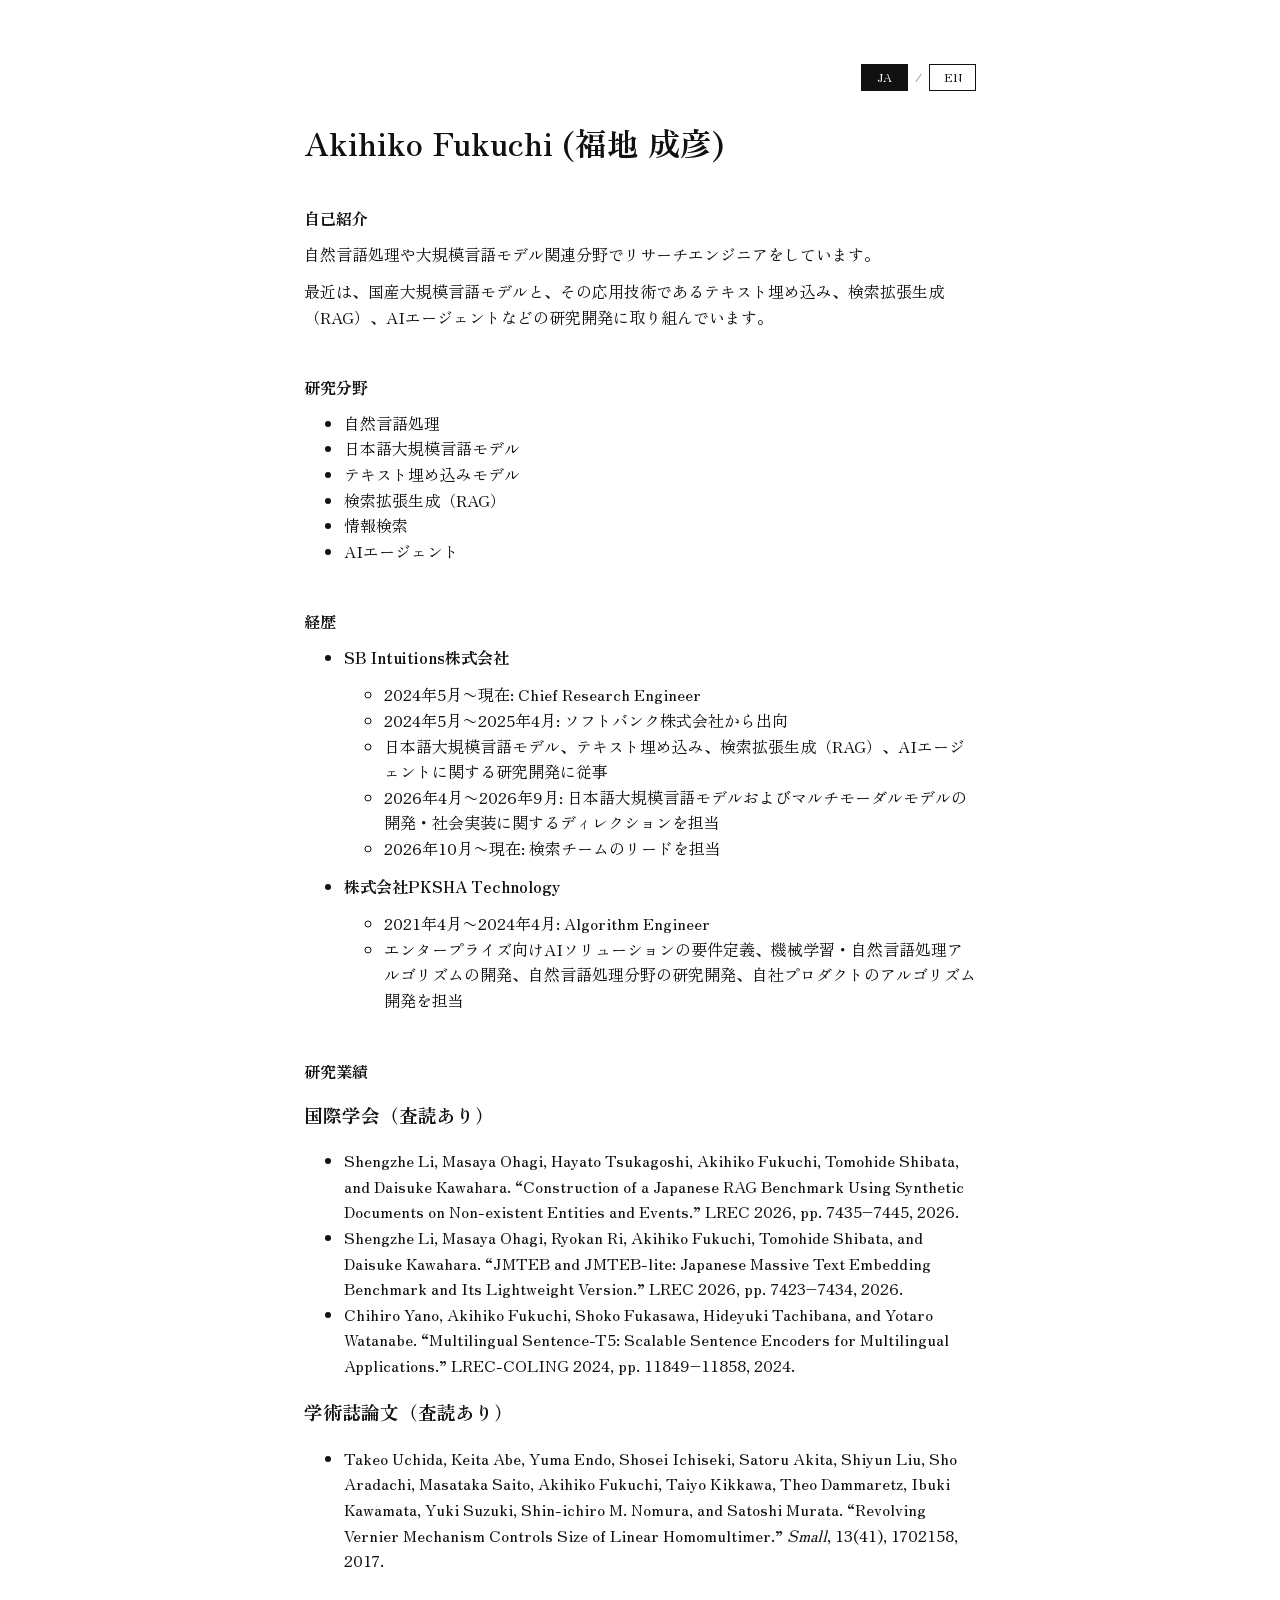
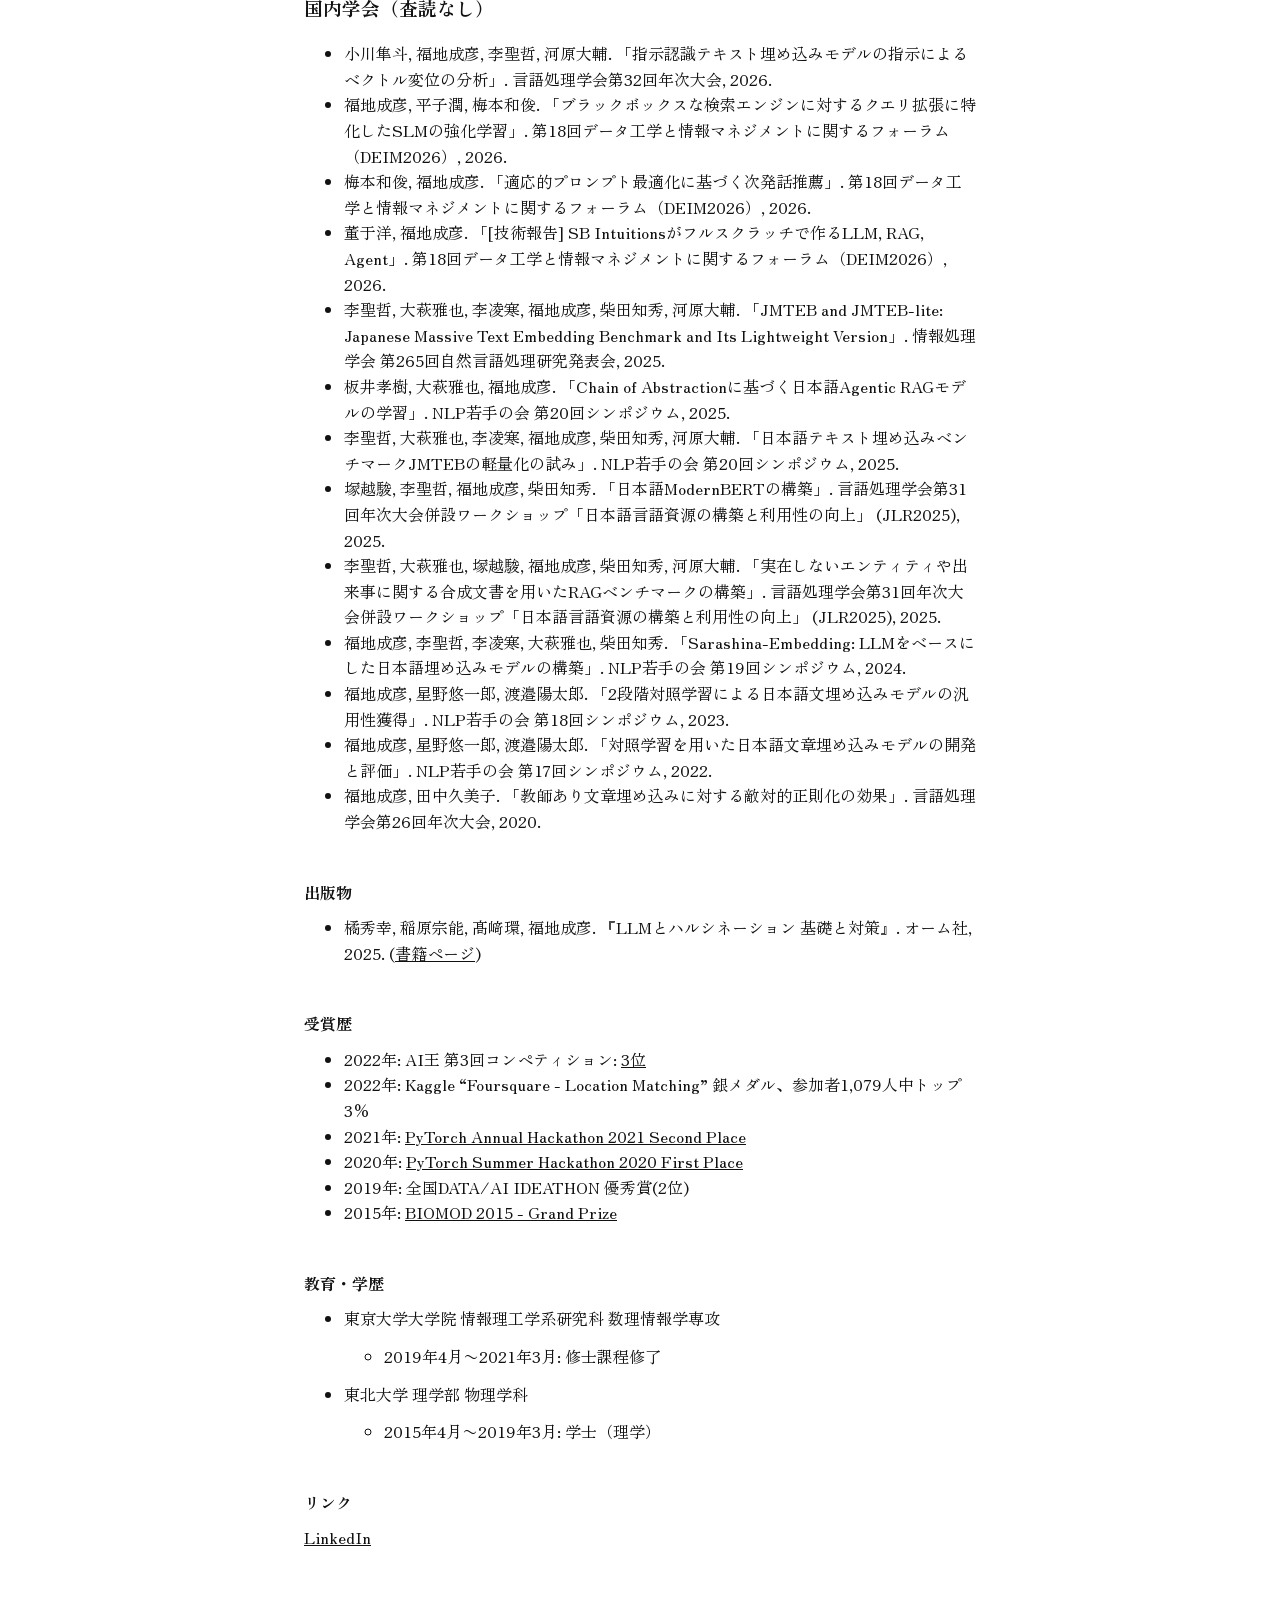
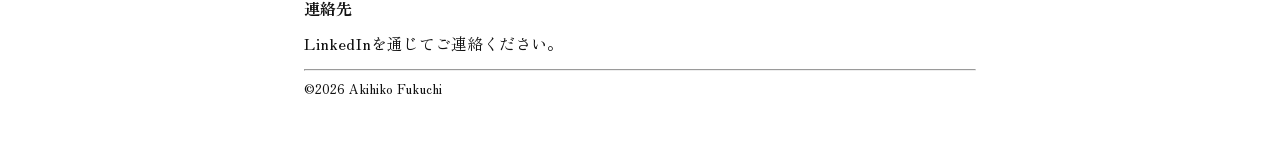
<file: index.html>
<!doctype html>
<html lang="ja">
  <head>
    <meta charset="utf-8">
    <meta name="viewport" content="width=device-width, initial-scale=1">
    <title>Akihiko Fukuchi</title>
    <link rel="canonical" href="https://akifqc.github.io/ja/">
    <meta http-equiv="refresh" content="0; url=/ja/">
    <script>window.location.replace("/ja/");</script>
  </head>
  <body>
    <p><a href="/ja/">日本語版へ移動</a></p>
  </body>
</html>
</file>
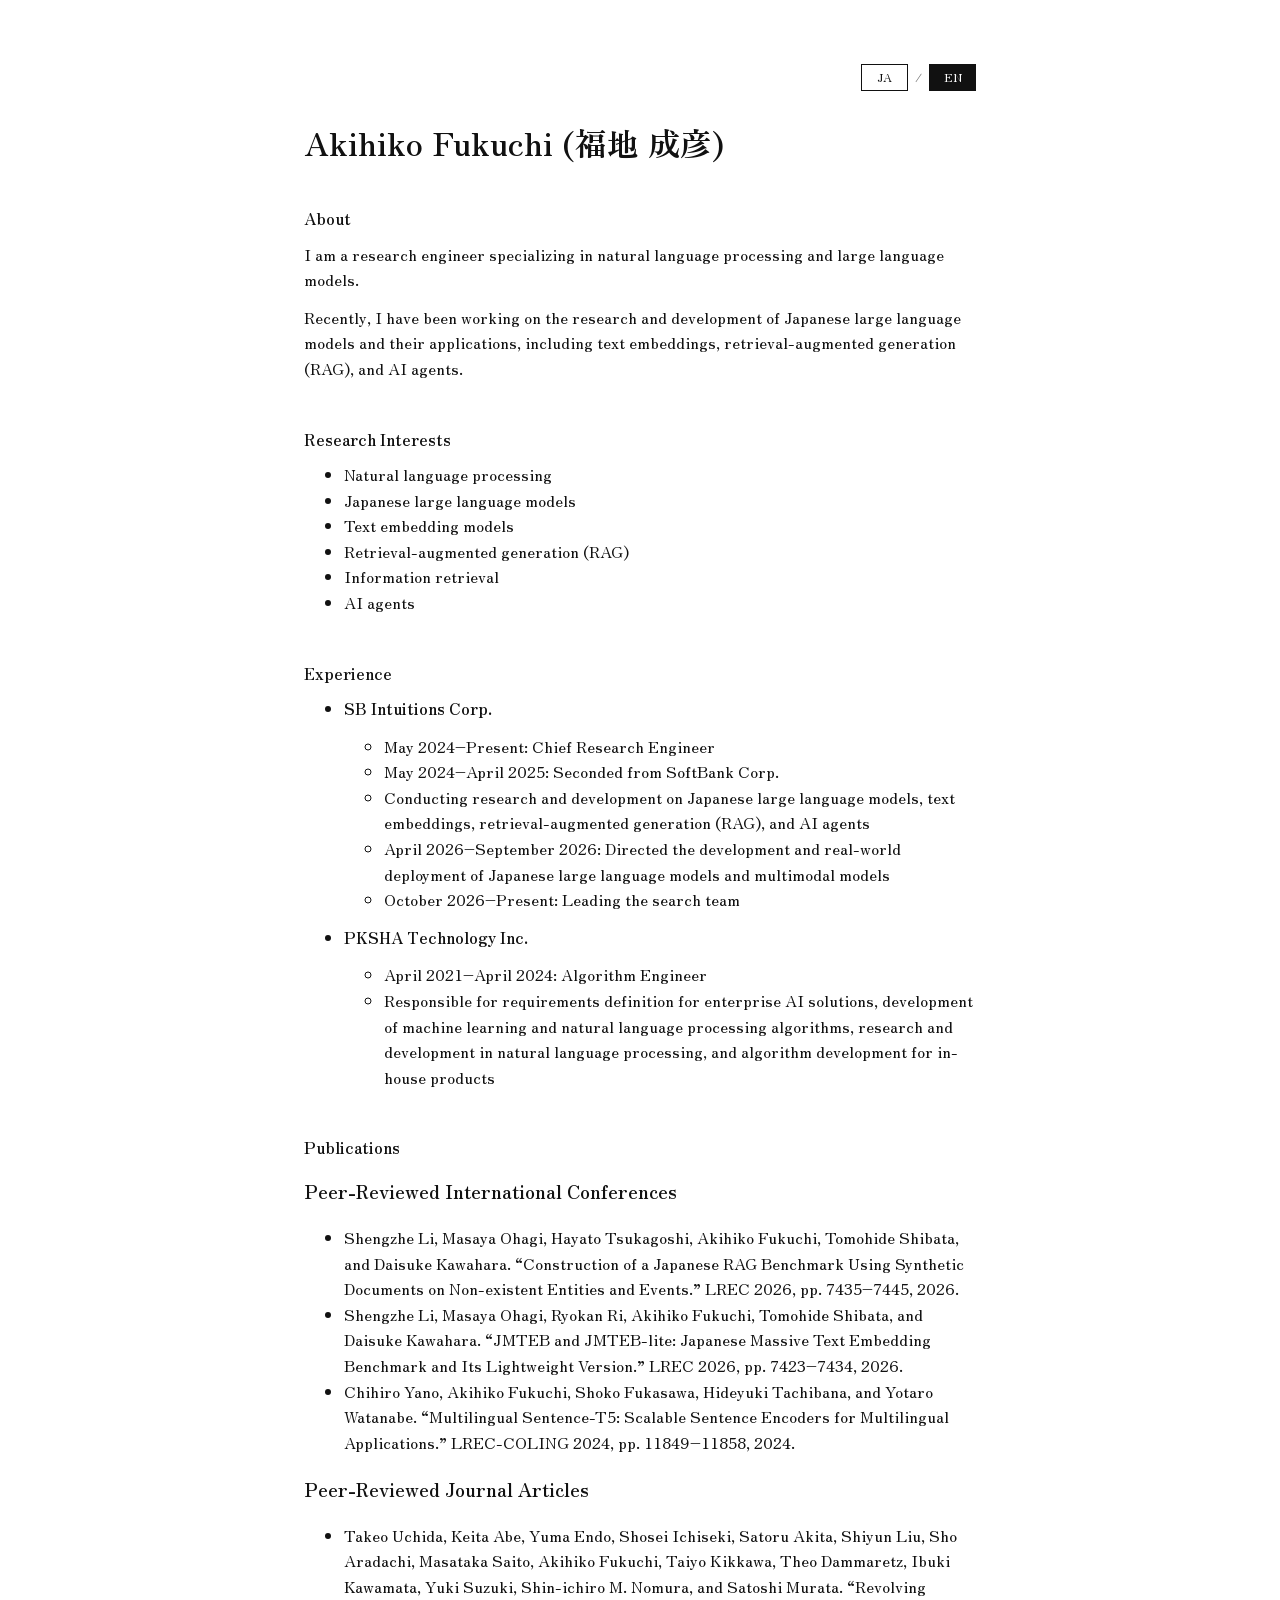
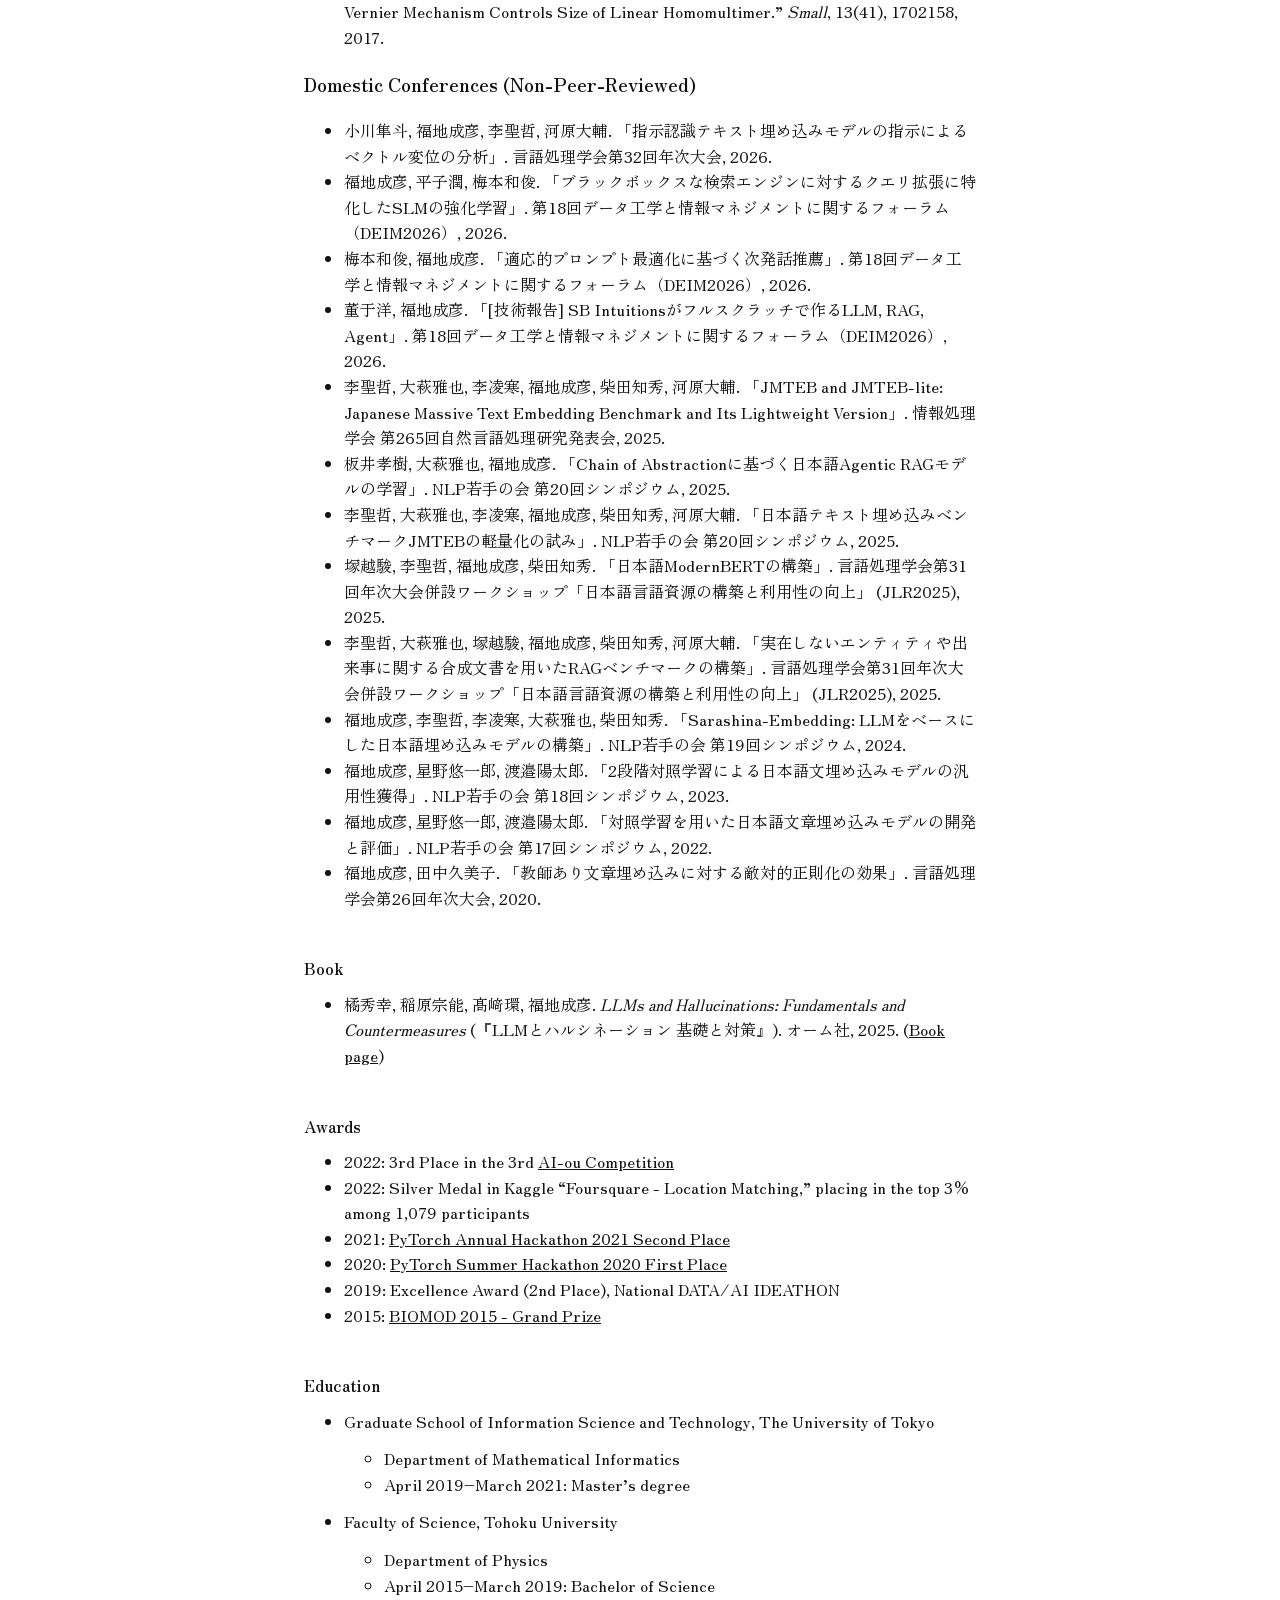
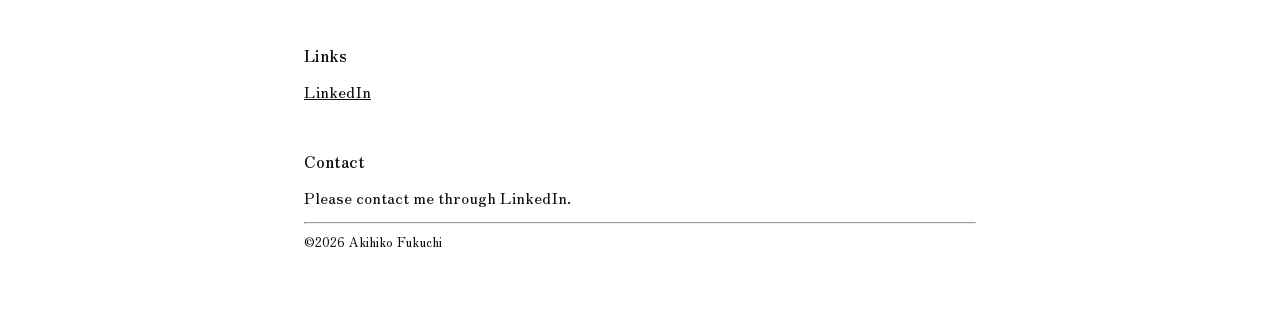
<file: en/index.html>
<!doctype html>
<html lang="en">
  <head>
    <meta charset="utf-8">
    <meta name="viewport" content="width=device-width, initial-scale=1">
    <title>Akihiko Fukuchi</title>
    <meta name="description" content="Profile of Akihiko Fukuchi, a research engineer.">
    
    <link rel="preconnect" href="https://fonts.googleapis.com">
    <link rel="preconnect" href="https://fonts.gstatic.com" crossorigin>
    <link href="https://fonts.googleapis.com/css2?family=Zen+Old+Mincho:wght@400;700&amp;display=swap" rel="stylesheet">
    <link rel="stylesheet" href="/assets/css/styles.css">
  </head>
  <body>
    <nav class="language-switch" aria-label="Language">
      
        <a class="language-switch-item" href="/ja/" lang="ja" hreflang="ja">JA</a>
      
      <span class="language-switch-separator" aria-hidden="true">/</span>
      
        <span class="language-switch-item language-switch-current" aria-current="page">EN</span>
      
    </nav>
    <h1 id="akihiko-fukuchi-福地-成彦">Akihiko Fukuchi (福地 成彦)</h1>

<h2 id="about">About</h2>

<p>I am a research engineer specializing in natural language processing and large language models.</p>

<p>Recently, I have been working on the research and development of Japanese large language models and their applications, including text embeddings, retrieval-augmented generation (RAG), and AI agents.</p>

<h2 id="research-interests">Research Interests</h2>

<ul>
  <li>Natural language processing</li>
  <li>Japanese large language models</li>
  <li>Text embedding models</li>
  <li>Retrieval-augmented generation (RAG)</li>
  <li>Information retrieval</li>
  <li>AI agents</li>
</ul>

<h2 id="experience">Experience</h2>

<ul>
  <li><strong>SB Intuitions Corp.</strong>
    <ul>
      <li>May 2024–Present: Chief Research Engineer</li>
      <li>May 2024–April 2025: Seconded from SoftBank Corp.</li>
      <li>Conducting research and development on Japanese large language models, text embeddings, retrieval-augmented generation (RAG), and AI agents</li>
      <li>April 2026–September 2026: Directed the development and real-world deployment of Japanese large language models and multimodal models</li>
      <li>October 2026–Present: Leading the search team</li>
    </ul>
  </li>
  <li><strong>PKSHA Technology Inc.</strong>
    <ul>
      <li>April 2021–April 2024: Algorithm Engineer</li>
      <li>Responsible for requirements definition for enterprise AI solutions, development of machine learning and natural language processing algorithms, research and development in natural language processing, and algorithm development for in-house products</li>
    </ul>
  </li>
</ul>

<h2 id="publications">Publications</h2>

<h3 id="peer-reviewed-international-conferences">Peer-Reviewed International Conferences</h3>

<ul>
  <li>Shengzhe Li, Masaya Ohagi, Hayato Tsukagoshi, Akihiko Fukuchi, Tomohide Shibata, and Daisuke Kawahara. “Construction of a Japanese RAG Benchmark Using Synthetic Documents on Non-existent Entities and Events.” LREC 2026, pp. 7435–7445, 2026.</li>
  <li>Shengzhe Li, Masaya Ohagi, Ryokan Ri, Akihiko Fukuchi, Tomohide Shibata, and Daisuke Kawahara. “JMTEB and JMTEB-lite: Japanese Massive Text Embedding Benchmark and Its Lightweight Version.” LREC 2026, pp. 7423–7434, 2026.</li>
  <li>Chihiro Yano, Akihiko Fukuchi, Shoko Fukasawa, Hideyuki Tachibana, and Yotaro Watanabe. “Multilingual Sentence-T5: Scalable Sentence Encoders for Multilingual Applications.” LREC-COLING 2024, pp. 11849–11858, 2024.</li>
</ul>

<h3 id="peer-reviewed-journal-articles">Peer-Reviewed Journal Articles</h3>

<ul>
  <li>Takeo Uchida, Keita Abe, Yuma Endo, Shosei Ichiseki, Satoru Akita, Shiyun Liu, Sho Aradachi, Masataka Saito, Akihiko Fukuchi, Taiyo Kikkawa, Theo Dammaretz, Ibuki Kawamata, Yuki Suzuki, Shin-ichiro M. Nomura, and Satoshi Murata. “Revolving Vernier Mechanism Controls Size of Linear Homomultimer.” <em>Small</em>, 13(41), 1702158, 2017.</li>
</ul>

<h3 id="domestic-conferences-non-peer-reviewed">Domestic Conferences (Non-Peer-Reviewed)</h3>

<ul>
  <li>小川隼斗, 福地成彦, 李聖哲, 河原大輔. 「指示認識テキスト埋め込みモデルの指示によるベクトル変位の分析」. 言語処理学会第32回年次大会, 2026.</li>
  <li>福地成彦, 平子潤, 梅本和俊. 「ブラックボックスな検索エンジンに対するクエリ拡張に特化したSLMの強化学習」. 第18回データ工学と情報マネジメントに関するフォーラム（DEIM2026）, 2026.</li>
  <li>梅本和俊, 福地成彦. 「適応的プロンプト最適化に基づく次発話推薦」. 第18回データ工学と情報マネジメントに関するフォーラム（DEIM2026）, 2026.</li>
  <li>董于洋, 福地成彦. 「[技術報告] SB Intuitionsがフルスクラッチで作るLLM, RAG, Agent」. 第18回データ工学と情報マネジメントに関するフォーラム（DEIM2026）, 2026.</li>
  <li>李聖哲, 大萩雅也, 李凌寒, 福地成彦, 柴田知秀, 河原大輔. 「JMTEB and JMTEB-lite: Japanese Massive Text Embedding Benchmark and Its Lightweight Version」. 情報処理学会 第265回自然言語処理研究発表会, 2025.</li>
  <li>板井孝樹, 大萩雅也, 福地成彦. 「Chain of Abstractionに基づく日本語Agentic RAGモデルの学習」. NLP若手の会 第20回シンポジウム, 2025.</li>
  <li>李聖哲, 大萩雅也, 李凌寒, 福地成彦, 柴田知秀, 河原大輔. 「日本語テキスト埋め込みベンチマークJMTEBの軽量化の試み」. NLP若手の会 第20回シンポジウム, 2025.</li>
  <li>塚越駿, 李聖哲, 福地成彦, 柴田知秀. 「日本語ModernBERTの構築」. 言語処理学会第31回年次大会併設ワークショップ「日本語言語資源の構築と利用性の向上」 (JLR2025), 2025.</li>
  <li>李聖哲, 大萩雅也, 塚越駿, 福地成彦, 柴田知秀, 河原大輔. 「実在しないエンティティや出来事に関する合成文書を用いたRAGベンチマークの構築」. 言語処理学会第31回年次大会併設ワークショップ「日本語言語資源の構築と利用性の向上」 (JLR2025), 2025.</li>
  <li>福地成彦, 李聖哲, 李凌寒, 大萩雅也, 柴田知秀. 「Sarashina-Embedding: LLMをベースにした日本語埋め込みモデルの構築」. NLP若手の会 第19回シンポジウム, 2024.</li>
  <li>福地成彦, 星野悠一郎, 渡邉陽太郎. 「2段階対照学習による日本語文埋め込みモデルの汎用性獲得」. NLP若手の会 第18回シンポジウム, 2023.</li>
  <li>福地成彦, 星野悠一郎, 渡邉陽太郎. 「対照学習を用いた日本語文章埋め込みモデルの開発と評価」. NLP若手の会 第17回シンポジウム, 2022.</li>
  <li>福地成彦, 田中久美子. 「教師あり文章埋め込みに対する敵対的正則化の効果」. 言語処理学会第26回年次大会, 2020.</li>
</ul>

<h2 id="book">Book</h2>

<ul>
  <li>橘秀幸, 稲原宗能, 髙﨑環, 福地成彦. <em>LLMs and Hallucinations: Fundamentals and Countermeasures</em> (『LLMとハルシネーション 基礎と対策』). オーム社, 2025. (<a href="https://www.ohmsha.co.jp/book/9784274233616.html">Book page</a>)</li>
</ul>

<h2 id="awards">Awards</h2>

<ul>
  <li>2022: 3rd Place in the 3rd <a href="https://sites.google.com/view/project-aio/competition3">AI-ou Competition</a></li>
  <li>2022: Silver Medal in Kaggle “Foursquare - Location Matching,” placing in the top 3% among 1,079 participants</li>
  <li>2021: <a href="https://devpost.com/software/promp2slip">PyTorch Annual Hackathon 2021 Second Place</a></li>
  <li>2020: <a href="https://devpost.com/software/a-qeysp1">PyTorch Summer Hackathon 2020 First Place</a></li>
  <li>2019: Excellence Award (2nd Place), National DATA/AI IDEATHON</li>
  <li>2015: <a href="https://biomod.net/winners/2015.html">BIOMOD 2015 - Grand Prize</a></li>
</ul>

<h2 id="education">Education</h2>

<ul>
  <li>Graduate School of Information Science and Technology, The University of Tokyo
    <ul>
      <li>Department of Mathematical Informatics</li>
      <li>April 2019–March 2021: Master’s degree</li>
    </ul>
  </li>
  <li>Faculty of Science, Tohoku University
    <ul>
      <li>Department of Physics</li>
      <li>April 2015–March 2019: Bachelor of Science</li>
    </ul>
  </li>
</ul>

<h2 id="links">Links</h2>

<p><a href="https://www.linkedin.com/in/akihiko-fukuchi">LinkedIn</a></p>

<h2 id="contact">Contact</h2>

<p>Please contact me through LinkedIn.</p>

<hr />

    <footer>©2026 Akihiko Fukuchi</footer>
  </body>
</html>
</file>
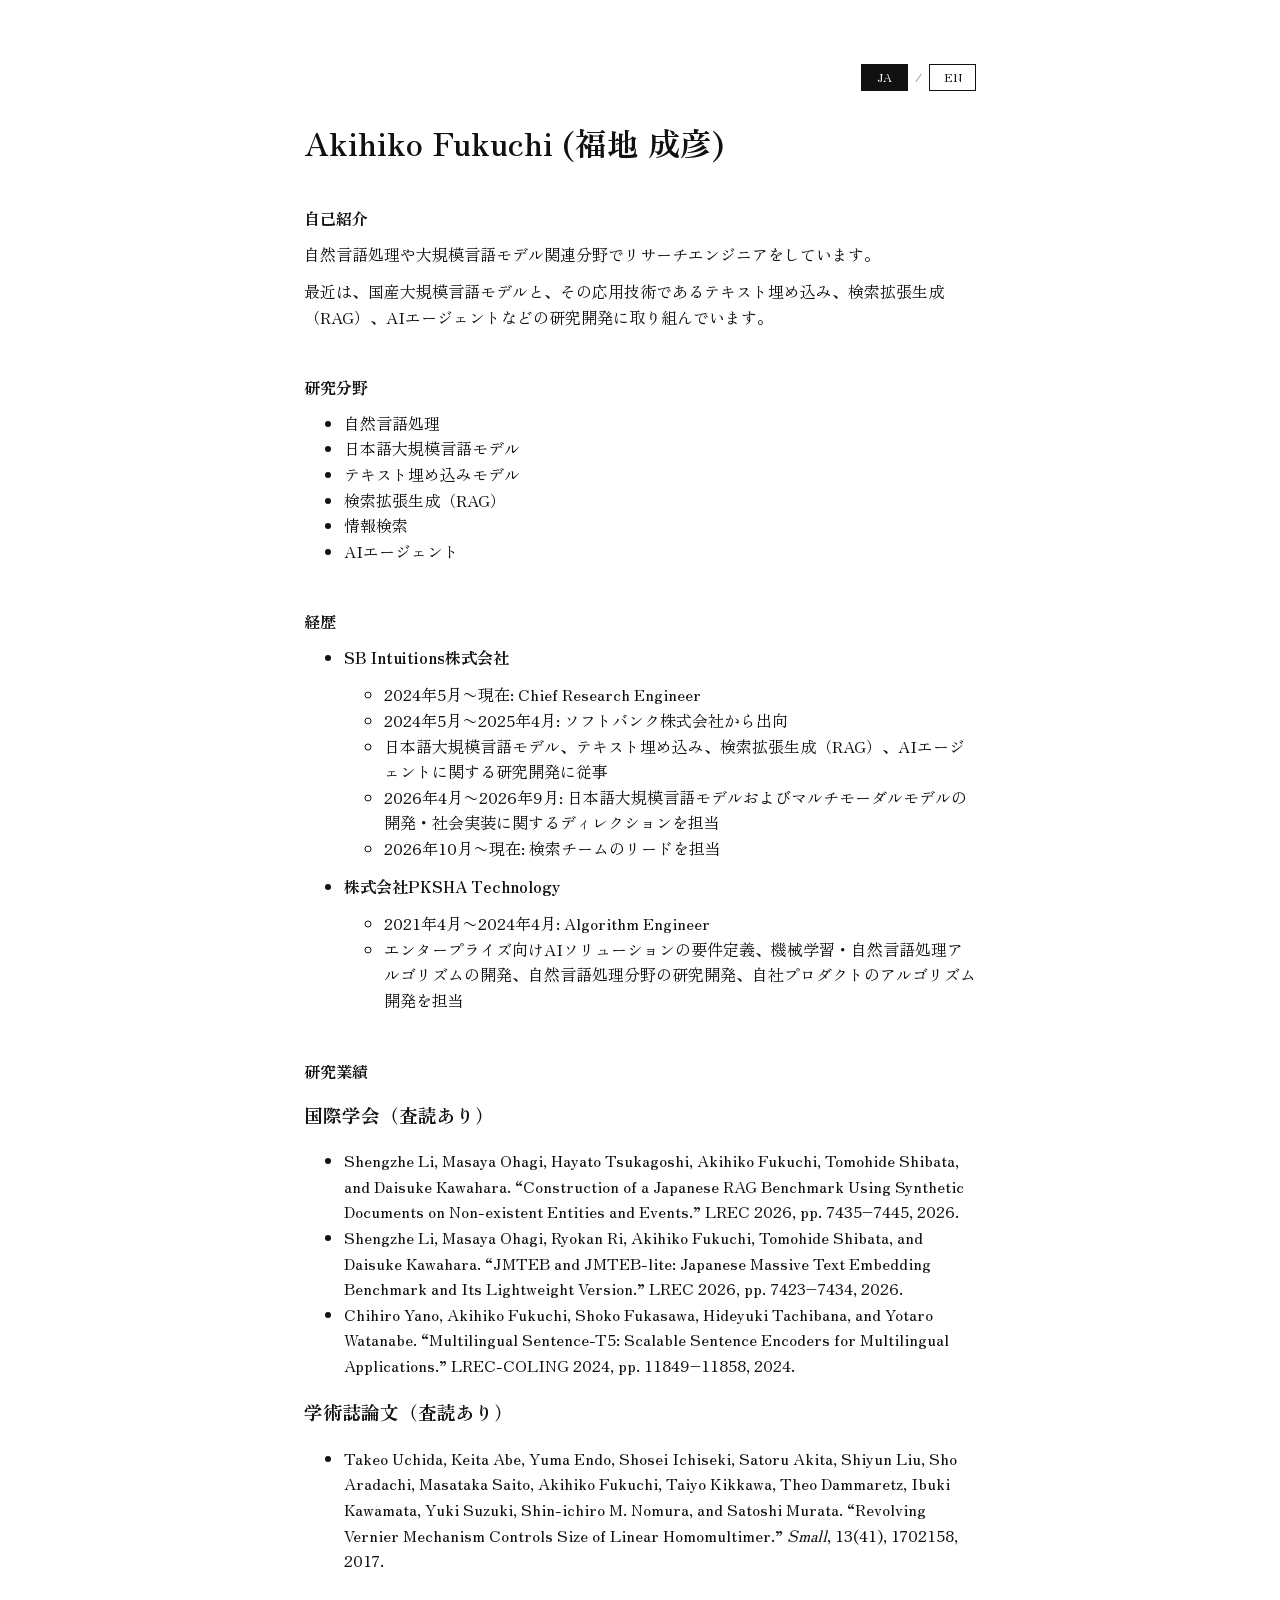
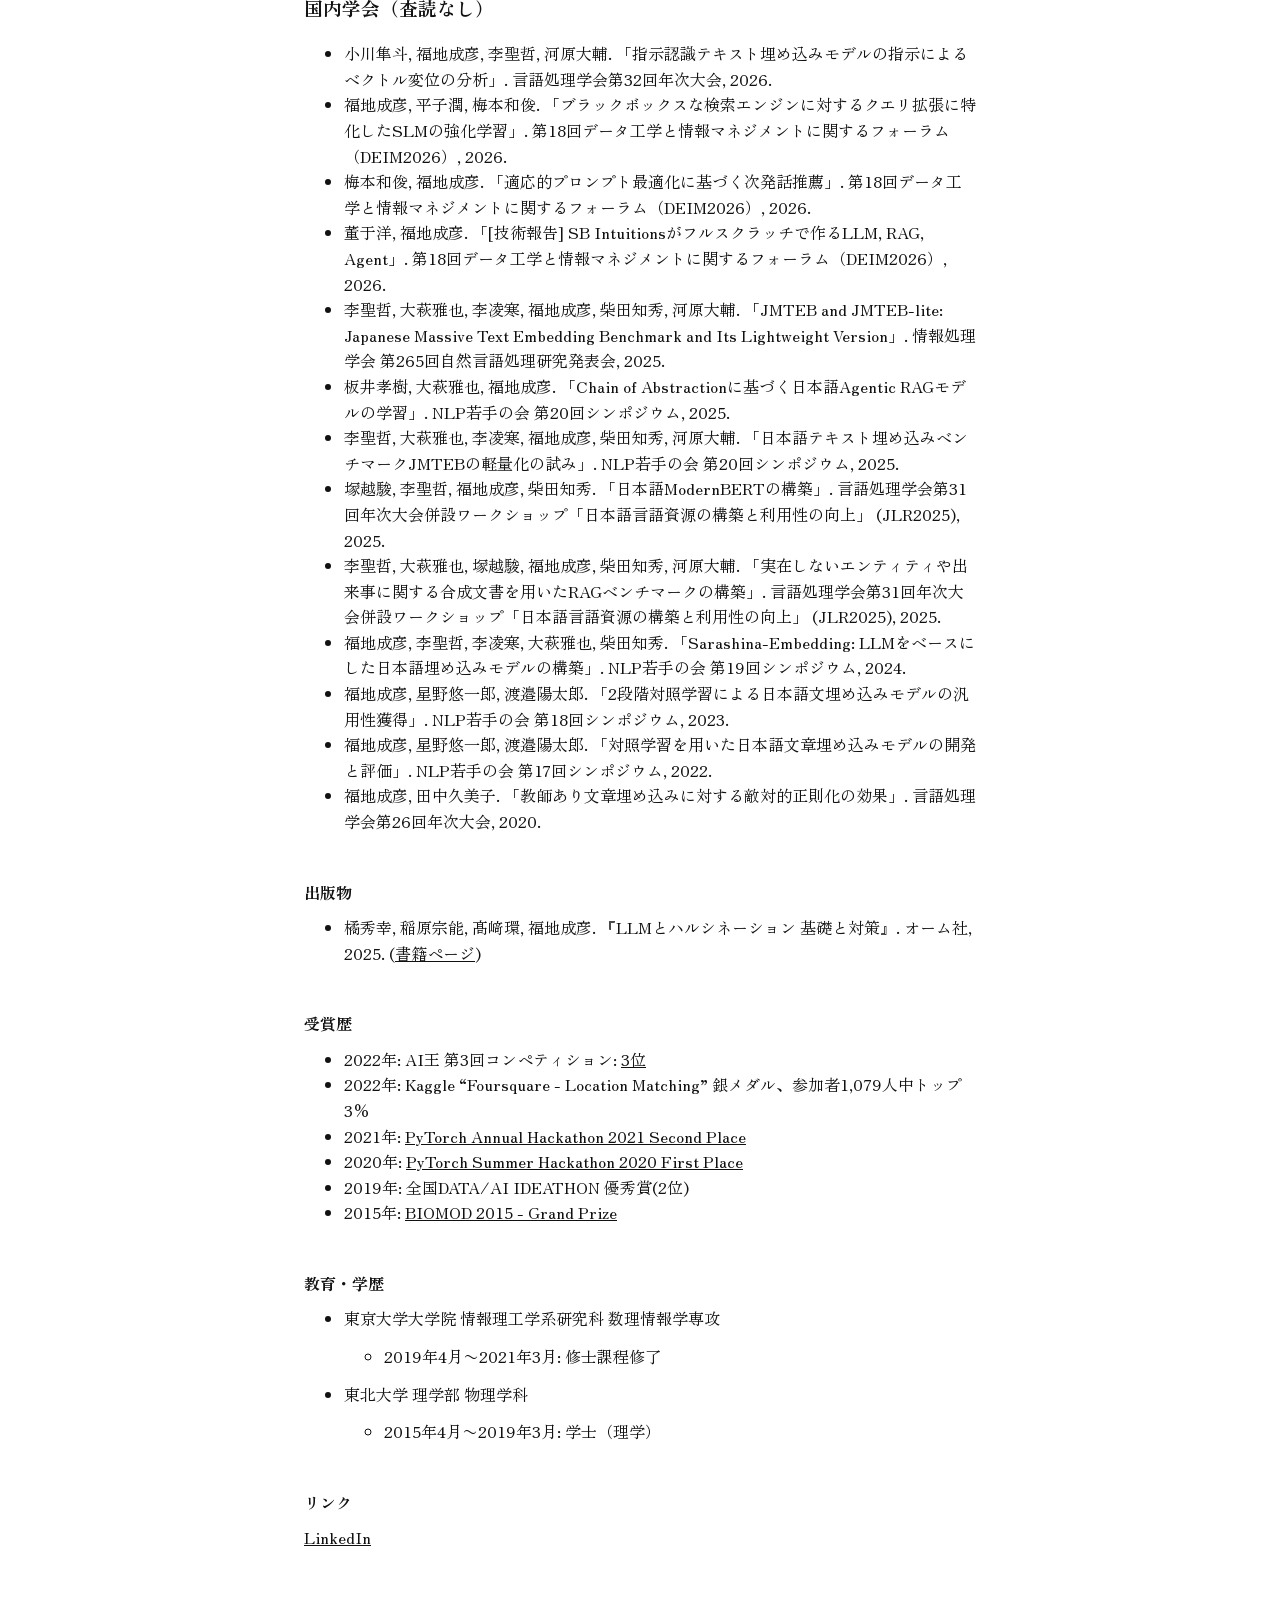
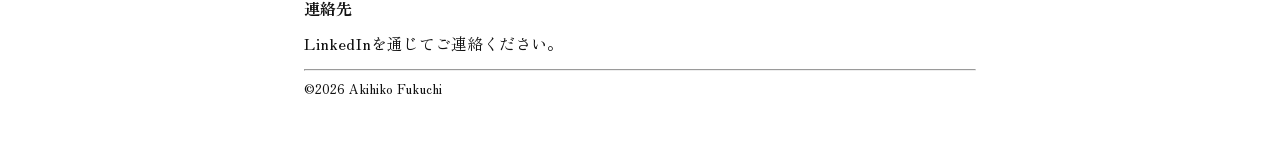
<file: ja/index.html>
<!doctype html>
<html lang="ja">
  <head>
    <meta charset="utf-8">
    <meta name="viewport" content="width=device-width, initial-scale=1">
    <title>Akihiko Fukuchi</title>
    <meta name="description" content="リサーチエンジニア・福地成彦のプロフィール。">
    
    <link rel="preconnect" href="https://fonts.googleapis.com">
    <link rel="preconnect" href="https://fonts.gstatic.com" crossorigin>
    <link href="https://fonts.googleapis.com/css2?family=Zen+Old+Mincho:wght@400;700&amp;display=swap" rel="stylesheet">
    <link rel="stylesheet" href="/assets/css/styles.css">
  </head>
  <body>
    <nav class="language-switch" aria-label="言語選択">
      
        <span class="language-switch-item language-switch-current" aria-current="page">JA</span>
      
      <span class="language-switch-separator" aria-hidden="true">/</span>
      
        <a class="language-switch-item" href="/en/" lang="en" hreflang="en">EN</a>
      
    </nav>
    <h1 id="akihiko-fukuchi-福地-成彦">Akihiko Fukuchi (福地 成彦)</h1>

<h2 id="自己紹介">自己紹介</h2>

<p>自然言語処理や大規模言語モデル関連分野でリサーチエンジニアをしています。</p>

<p>最近は、国産大規模言語モデルと、その応用技術であるテキスト埋め込み、検索拡張生成（RAG）、AIエージェントなどの研究開発に取り組んでいます。</p>

<h2 id="研究分野">研究分野</h2>

<ul>
  <li>自然言語処理</li>
  <li>日本語大規模言語モデル</li>
  <li>テキスト埋め込みモデル</li>
  <li>検索拡張生成（RAG）</li>
  <li>情報検索</li>
  <li>AIエージェント</li>
</ul>

<h2 id="経歴">経歴</h2>

<ul>
  <li><strong>SB Intuitions株式会社</strong>
    <ul>
      <li>2024年5月〜現在: Chief Research Engineer</li>
      <li>2024年5月〜2025年4月: ソフトバンク株式会社から出向</li>
      <li>日本語大規模言語モデル、テキスト埋め込み、検索拡張生成（RAG）、AIエージェントに関する研究開発に従事</li>
      <li>2026年4月〜2026年9月: 日本語大規模言語モデルおよびマルチモーダルモデルの開発・社会実装に関するディレクションを担当</li>
      <li>2026年10月〜現在: 検索チームのリードを担当</li>
    </ul>
  </li>
  <li><strong>株式会社PKSHA Technology</strong>
    <ul>
      <li>2021年4月〜2024年4月: Algorithm Engineer</li>
      <li>エンタープライズ向けAIソリューションの要件定義、機械学習・自然言語処理アルゴリズムの開発、自然言語処理分野の研究開発、自社プロダクトのアルゴリズム開発を担当</li>
    </ul>
  </li>
</ul>

<h2 id="研究業績">研究業績</h2>

<h3 id="国際学会査読あり">国際学会（査読あり）</h3>

<ul>
  <li>Shengzhe Li, Masaya Ohagi, Hayato Tsukagoshi, Akihiko Fukuchi, Tomohide Shibata, and Daisuke Kawahara. “Construction of a Japanese RAG Benchmark Using Synthetic Documents on Non-existent Entities and Events.” LREC 2026, pp. 7435–7445, 2026.</li>
  <li>Shengzhe Li, Masaya Ohagi, Ryokan Ri, Akihiko Fukuchi, Tomohide Shibata, and Daisuke Kawahara. “JMTEB and JMTEB-lite: Japanese Massive Text Embedding Benchmark and Its Lightweight Version.” LREC 2026, pp. 7423–7434, 2026.</li>
  <li>Chihiro Yano, Akihiko Fukuchi, Shoko Fukasawa, Hideyuki Tachibana, and Yotaro Watanabe. “Multilingual Sentence-T5: Scalable Sentence Encoders for Multilingual Applications.” LREC-COLING 2024, pp. 11849–11858, 2024.</li>
</ul>

<h3 id="学術誌論文査読あり">学術誌論文（査読あり）</h3>

<ul>
  <li>Takeo Uchida, Keita Abe, Yuma Endo, Shosei Ichiseki, Satoru Akita, Shiyun Liu, Sho Aradachi, Masataka Saito, Akihiko Fukuchi, Taiyo Kikkawa, Theo Dammaretz, Ibuki Kawamata, Yuki Suzuki, Shin-ichiro M. Nomura, and Satoshi Murata. “Revolving Vernier Mechanism Controls Size of Linear Homomultimer.” <em>Small</em>, 13(41), 1702158, 2017.</li>
</ul>

<h3 id="国内学会査読なし">国内学会（査読なし）</h3>

<ul>
  <li>小川隼斗, 福地成彦, 李聖哲, 河原大輔. 「指示認識テキスト埋め込みモデルの指示によるベクトル変位の分析」. 言語処理学会第32回年次大会, 2026.</li>
  <li>福地成彦, 平子潤, 梅本和俊. 「ブラックボックスな検索エンジンに対するクエリ拡張に特化したSLMの強化学習」. 第18回データ工学と情報マネジメントに関するフォーラム（DEIM2026）, 2026.</li>
  <li>梅本和俊, 福地成彦. 「適応的プロンプト最適化に基づく次発話推薦」. 第18回データ工学と情報マネジメントに関するフォーラム（DEIM2026）, 2026.</li>
  <li>董于洋, 福地成彦. 「[技術報告] SB Intuitionsがフルスクラッチで作るLLM, RAG, Agent」. 第18回データ工学と情報マネジメントに関するフォーラム（DEIM2026）, 2026.</li>
  <li>李聖哲, 大萩雅也, 李凌寒, 福地成彦, 柴田知秀, 河原大輔. 「JMTEB and JMTEB-lite: Japanese Massive Text Embedding Benchmark and Its Lightweight Version」. 情報処理学会 第265回自然言語処理研究発表会, 2025.</li>
  <li>板井孝樹, 大萩雅也, 福地成彦. 「Chain of Abstractionに基づく日本語Agentic RAGモデルの学習」. NLP若手の会 第20回シンポジウム, 2025.</li>
  <li>李聖哲, 大萩雅也, 李凌寒, 福地成彦, 柴田知秀, 河原大輔. 「日本語テキスト埋め込みベンチマークJMTEBの軽量化の試み」. NLP若手の会 第20回シンポジウム, 2025.</li>
  <li>塚越駿, 李聖哲, 福地成彦, 柴田知秀. 「日本語ModernBERTの構築」. 言語処理学会第31回年次大会併設ワークショップ「日本語言語資源の構築と利用性の向上」 (JLR2025), 2025.</li>
  <li>李聖哲, 大萩雅也, 塚越駿, 福地成彦, 柴田知秀, 河原大輔. 「実在しないエンティティや出来事に関する合成文書を用いたRAGベンチマークの構築」. 言語処理学会第31回年次大会併設ワークショップ「日本語言語資源の構築と利用性の向上」 (JLR2025), 2025.</li>
  <li>福地成彦, 李聖哲, 李凌寒, 大萩雅也, 柴田知秀. 「Sarashina-Embedding: LLMをベースにした日本語埋め込みモデルの構築」. NLP若手の会 第19回シンポジウム, 2024.</li>
  <li>福地成彦, 星野悠一郎, 渡邉陽太郎. 「2段階対照学習による日本語文埋め込みモデルの汎用性獲得」. NLP若手の会 第18回シンポジウム, 2023.</li>
  <li>福地成彦, 星野悠一郎, 渡邉陽太郎. 「対照学習を用いた日本語文章埋め込みモデルの開発と評価」. NLP若手の会 第17回シンポジウム, 2022.</li>
  <li>福地成彦, 田中久美子. 「教師あり文章埋め込みに対する敵対的正則化の効果」. 言語処理学会第26回年次大会, 2020.</li>
</ul>

<h2 id="出版物">出版物</h2>

<ul>
  <li>橘秀幸, 稲原宗能, 髙﨑環, 福地成彦. 『LLMとハルシネーション 基礎と対策』. オーム社, 2025. (<a href="https://www.ohmsha.co.jp/book/9784274233616.html">書籍ページ</a>)</li>
</ul>

<h2 id="受賞歴">受賞歴</h2>

<ul>
  <li>2022年: AI王 第3回コンペティション: <a href="https://sites.google.com/view/project-aio/competition3">3位</a></li>
  <li>2022年: Kaggle “Foursquare - Location Matching” 銀メダル、参加者1,079人中トップ3%</li>
  <li>2021年: <a href="https://devpost.com/software/promp2slip">PyTorch Annual Hackathon 2021 Second Place</a></li>
  <li>2020年: <a href="https://devpost.com/software/a-qeysp1">PyTorch Summer Hackathon 2020 First Place</a></li>
  <li>2019年: 全国DATA/AI IDEATHON 優秀賞(2位)</li>
  <li>2015年: <a href="https://biomod.net/winners/2015.html">BIOMOD 2015 - Grand Prize</a></li>
</ul>

<h2 id="教育学歴">教育・学歴</h2>

<ul>
  <li>東京大学大学院 情報理工学系研究科 数理情報学専攻
    <ul>
      <li>2019年4月〜2021年3月: 修士課程修了</li>
    </ul>
  </li>
  <li>東北大学 理学部 物理学科
    <ul>
      <li>2015年4月〜2019年3月: 学士（理学）</li>
    </ul>
  </li>
</ul>

<h2 id="リンク">リンク</h2>

<p><a href="https://www.linkedin.com/in/akihiko-fukuchi">LinkedIn</a></p>

<h2 id="連絡先">連絡先</h2>

<p>LinkedInを通じてご連絡ください。</p>

<hr />

    <footer>©2026 Akihiko Fukuchi</footer>
  </body>
</html>
</file>
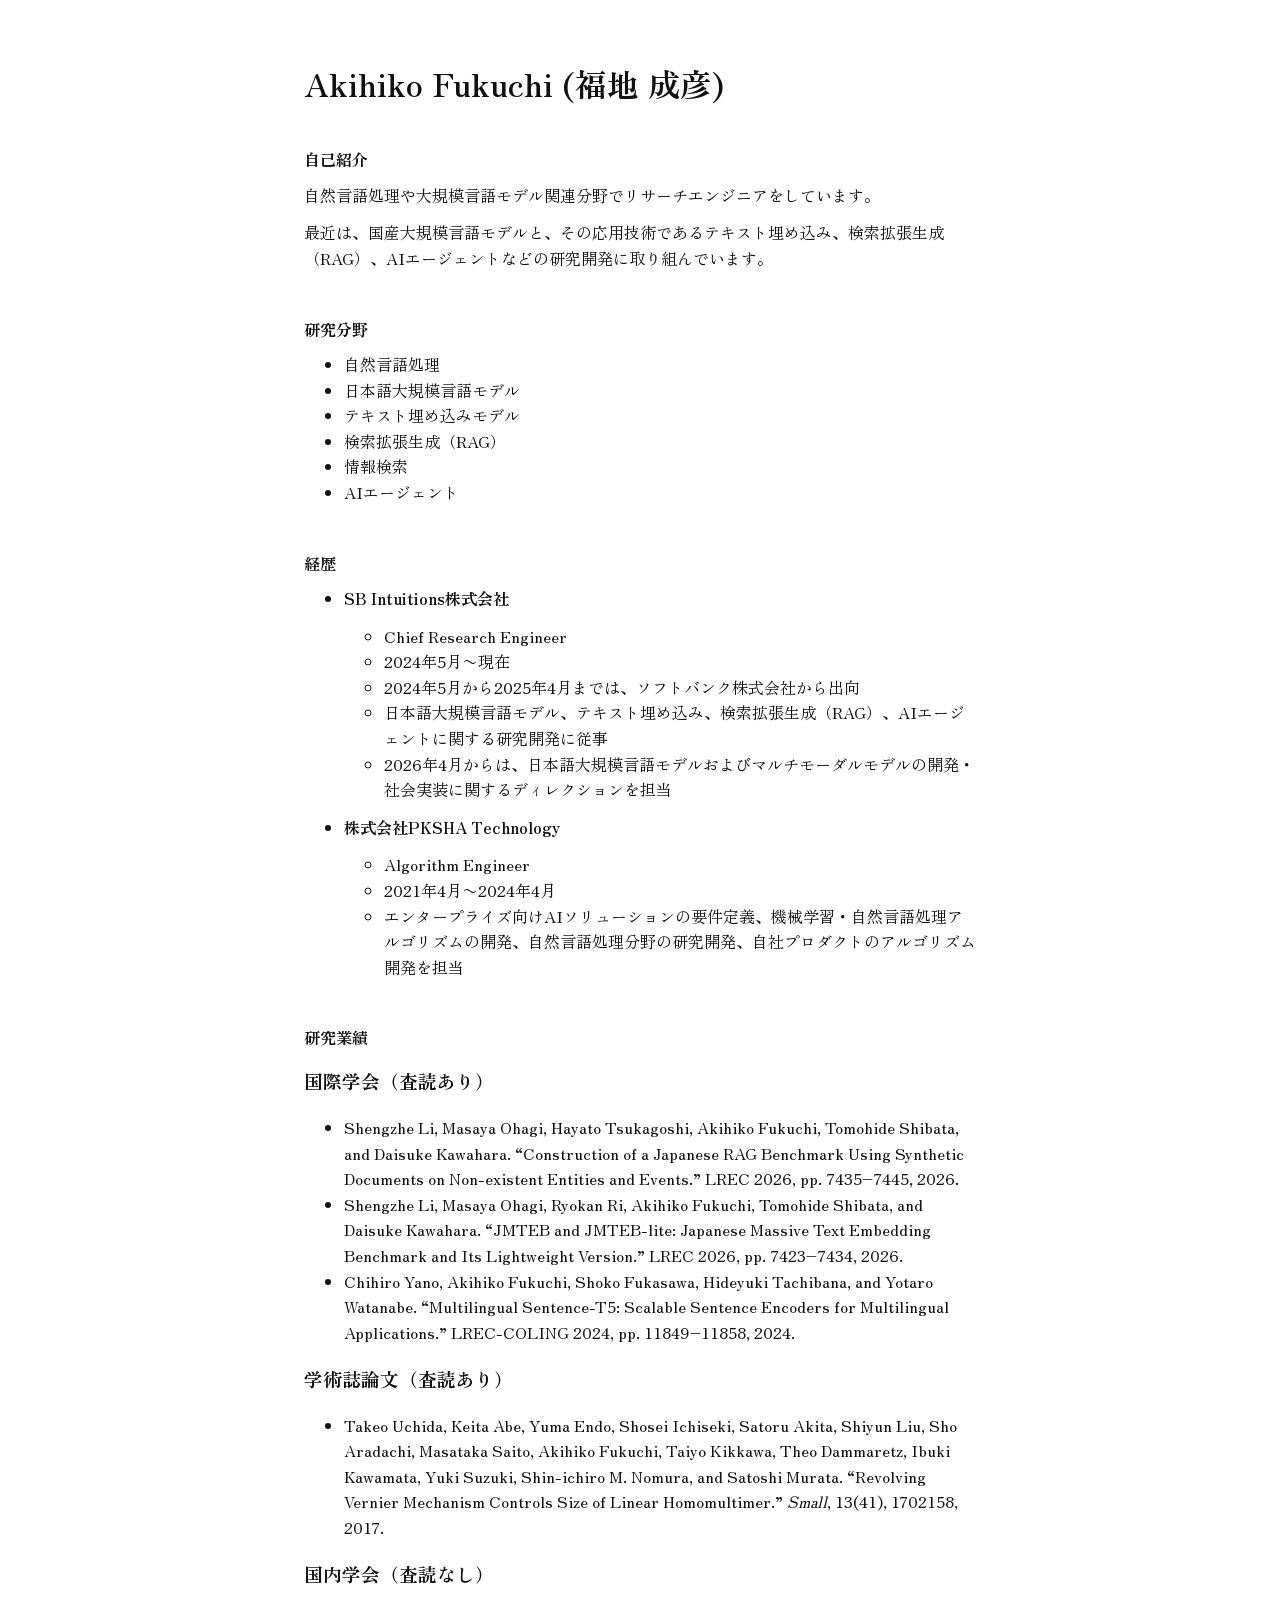
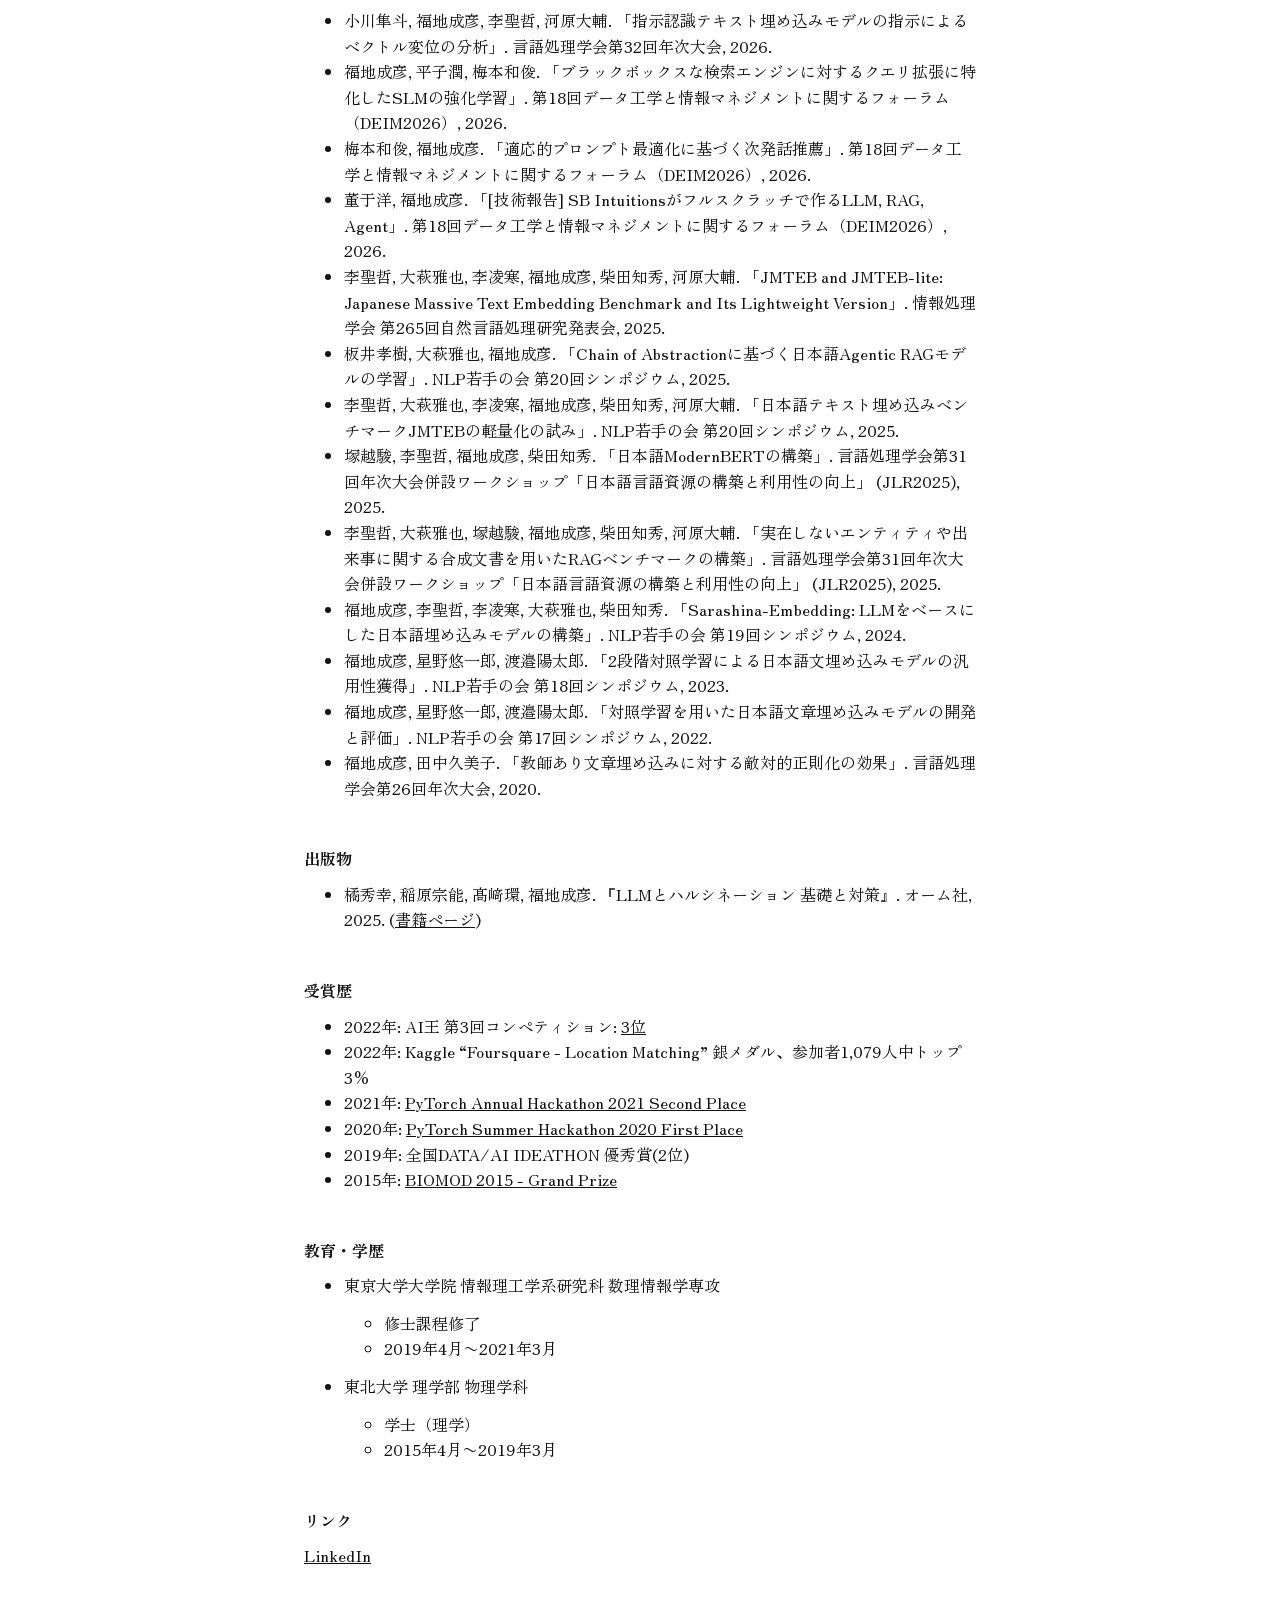
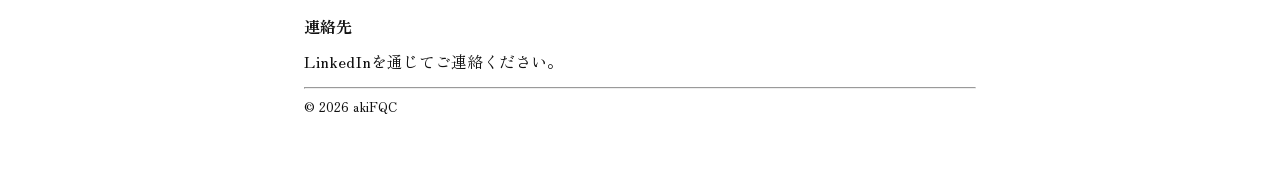
<file: ja/static/index.html>
<!doctype html>
<html lang="ja">
  <head>
    <meta charset="utf-8">
    <meta name="viewport" content="width=device-width, initial-scale=1">
    <title>Akihiko Fukuchi</title>
    <meta name="description" content="Profile of AKIHIKO FUKUCHI, a research engineer.">
    
    <link rel="preconnect" href="https://fonts.googleapis.com">
    <link rel="preconnect" href="https://fonts.gstatic.com" crossorigin>
    <link href="https://fonts.googleapis.com/css2?family=Zen+Old+Mincho:wght@400;700&amp;display=swap" rel="stylesheet">
    <link rel="stylesheet" href="/assets/css/styles.css">
    
  </head>
  <body>
    
<h1 id="akihiko-fukuchi-福地-成彦">Akihiko Fukuchi (福地 成彦)</h1>

<h2 id="自己紹介">自己紹介</h2>

<p>自然言語処理や大規模言語モデル関連分野でリサーチエンジニアをしています。</p>

<p>最近は、国産大規模言語モデルと、その応用技術であるテキスト埋め込み、検索拡張生成（RAG）、AIエージェントなどの研究開発に取り組んでいます。</p>

<h2 id="研究分野">研究分野</h2>

<ul>
  <li>自然言語処理</li>
  <li>日本語大規模言語モデル</li>
  <li>テキスト埋め込みモデル</li>
  <li>検索拡張生成（RAG）</li>
  <li>情報検索</li>
  <li>AIエージェント</li>
</ul>

<h2 id="経歴">経歴</h2>

<ul>
  <li><strong>SB Intuitions株式会社</strong>
    <ul>
      <li>Chief Research Engineer</li>
      <li>2024年5月〜現在</li>
      <li>2024年5月から2025年4月までは、ソフトバンク株式会社から出向</li>
      <li>日本語大規模言語モデル、テキスト埋め込み、検索拡張生成（RAG）、AIエージェントに関する研究開発に従事</li>
      <li>2026年4月からは、日本語大規模言語モデルおよびマルチモーダルモデルの開発・社会実装に関するディレクションを担当</li>
    </ul>
  </li>
  <li><strong>株式会社PKSHA Technology</strong>
    <ul>
      <li>Algorithm Engineer</li>
      <li>2021年4月〜2024年4月</li>
      <li>エンタープライズ向けAIソリューションの要件定義、機械学習・自然言語処理アルゴリズムの開発、自然言語処理分野の研究開発、自社プロダクトのアルゴリズム開発を担当</li>
    </ul>
  </li>
</ul>

<h2 id="研究業績">研究業績</h2>

<h3 id="国際学会査読あり">国際学会（査読あり）</h3>

<ul>
  <li>Shengzhe Li, Masaya Ohagi, Hayato Tsukagoshi, Akihiko Fukuchi, Tomohide Shibata, and Daisuke Kawahara. “Construction of a Japanese RAG Benchmark Using Synthetic Documents on Non-existent Entities and Events.” LREC 2026, pp. 7435–7445, 2026.</li>
  <li>Shengzhe Li, Masaya Ohagi, Ryokan Ri, Akihiko Fukuchi, Tomohide Shibata, and Daisuke Kawahara. “JMTEB and JMTEB-lite: Japanese Massive Text Embedding Benchmark and Its Lightweight Version.” LREC 2026, pp. 7423–7434, 2026.</li>
  <li>Chihiro Yano, Akihiko Fukuchi, Shoko Fukasawa, Hideyuki Tachibana, and Yotaro Watanabe. “Multilingual Sentence-T5: Scalable Sentence Encoders for Multilingual Applications.” LREC-COLING 2024, pp. 11849–11858, 2024.</li>
</ul>

<h3 id="学術誌論文査読あり">学術誌論文（査読あり）</h3>

<ul>
  <li>Takeo Uchida, Keita Abe, Yuma Endo, Shosei Ichiseki, Satoru Akita, Shiyun Liu, Sho Aradachi, Masataka Saito, Akihiko Fukuchi, Taiyo Kikkawa, Theo Dammaretz, Ibuki Kawamata, Yuki Suzuki, Shin-ichiro M. Nomura, and Satoshi Murata. “Revolving Vernier Mechanism Controls Size of Linear Homomultimer.” <em>Small</em>, 13(41), 1702158, 2017.</li>
</ul>

<h3 id="国内学会査読なし">国内学会（査読なし）</h3>

<ul>
  <li>小川隼斗, 福地成彦, 李聖哲, 河原大輔. 「指示認識テキスト埋め込みモデルの指示によるベクトル変位の分析」. 言語処理学会第32回年次大会, 2026.</li>
  <li>福地成彦, 平子潤, 梅本和俊. 「ブラックボックスな検索エンジンに対するクエリ拡張に特化したSLMの強化学習」. 第18回データ工学と情報マネジメントに関するフォーラム（DEIM2026）, 2026.</li>
  <li>梅本和俊, 福地成彦. 「適応的プロンプト最適化に基づく次発話推薦」. 第18回データ工学と情報マネジメントに関するフォーラム（DEIM2026）, 2026.</li>
  <li>董于洋, 福地成彦. 「[技術報告] SB Intuitionsがフルスクラッチで作るLLM, RAG, Agent」. 第18回データ工学と情報マネジメントに関するフォーラム（DEIM2026）, 2026.</li>
  <li>李聖哲, 大萩雅也, 李凌寒, 福地成彦, 柴田知秀, 河原大輔. 「JMTEB and JMTEB-lite: Japanese Massive Text Embedding Benchmark and Its Lightweight Version」. 情報処理学会 第265回自然言語処理研究発表会, 2025.</li>
  <li>板井孝樹, 大萩雅也, 福地成彦. 「Chain of Abstractionに基づく日本語Agentic RAGモデルの学習」. NLP若手の会 第20回シンポジウム, 2025.</li>
  <li>李聖哲, 大萩雅也, 李凌寒, 福地成彦, 柴田知秀, 河原大輔. 「日本語テキスト埋め込みベンチマークJMTEBの軽量化の試み」. NLP若手の会 第20回シンポジウム, 2025.</li>
  <li>塚越駿, 李聖哲, 福地成彦, 柴田知秀. 「日本語ModernBERTの構築」. 言語処理学会第31回年次大会併設ワークショップ「日本語言語資源の構築と利用性の向上」 (JLR2025), 2025.</li>
  <li>李聖哲, 大萩雅也, 塚越駿, 福地成彦, 柴田知秀, 河原大輔. 「実在しないエンティティや出来事に関する合成文書を用いたRAGベンチマークの構築」. 言語処理学会第31回年次大会併設ワークショップ「日本語言語資源の構築と利用性の向上」 (JLR2025), 2025.</li>
  <li>福地成彦, 李聖哲, 李凌寒, 大萩雅也, 柴田知秀. 「Sarashina-Embedding: LLMをベースにした日本語埋め込みモデルの構築」. NLP若手の会 第19回シンポジウム, 2024.</li>
  <li>福地成彦, 星野悠一郎, 渡邉陽太郎. 「2段階対照学習による日本語文埋め込みモデルの汎用性獲得」. NLP若手の会 第18回シンポジウム, 2023.</li>
  <li>福地成彦, 星野悠一郎, 渡邉陽太郎. 「対照学習を用いた日本語文章埋め込みモデルの開発と評価」. NLP若手の会 第17回シンポジウム, 2022.</li>
  <li>福地成彦, 田中久美子. 「教師あり文章埋め込みに対する敵対的正則化の効果」. 言語処理学会第26回年次大会, 2020.</li>
</ul>

<h2 id="出版物">出版物</h2>

<ul>
  <li>橘秀幸, 稲原宗能, 髙﨑環, 福地成彦. 『LLMとハルシネーション 基礎と対策』. オーム社, 2025. (<a href="https://www.ohmsha.co.jp/book/9784274233616.html">書籍ページ</a>)</li>
</ul>

<h2 id="受賞歴">受賞歴</h2>

<ul>
  <li>2022年: AI王 第3回コンペティション: <a href="https://sites.google.com/view/project-aio/competition3">3位</a></li>
  <li>2022年: Kaggle “Foursquare - Location Matching” 銀メダル、参加者1,079人中トップ3%</li>
  <li>2021年: <a href="https://devpost.com/software/promp2slip">PyTorch Annual Hackathon 2021 Second Place</a></li>
  <li>2020年: <a href="https://devpost.com/software/a-qeysp1">PyTorch Summer Hackathon 2020 First Place</a></li>
  <li>2019年: 全国DATA/AI IDEATHON 優秀賞(2位)</li>
  <li>2015年: <a href="https://biomod.net/winners/2015.html">BIOMOD 2015 - Grand Prize</a></li>
</ul>

<h2 id="教育学歴">教育・学歴</h2>

<ul>
  <li>東京大学大学院 情報理工学系研究科 数理情報学専攻
    <ul>
      <li>修士課程修了</li>
      <li>2019年4月〜2021年3月</li>
    </ul>
  </li>
  <li>東北大学 理学部 物理学科
    <ul>
      <li>学士（理学）</li>
      <li>2015年4月〜2019年3月</li>
    </ul>
  </li>
</ul>

<h2 id="リンク">リンク</h2>

<p><a href="https://www.linkedin.com/in/akihiko-fukuchi">LinkedIn</a></p>

<h2 id="連絡先">連絡先</h2>

<p>LinkedInを通じてご連絡ください。</p>

<hr />


    
    <footer>© 2026 akiFQC</footer>
  </body>
</html>
</file>
<file: assets/css/styles.css>
html {
  color-scheme: light;
  font-family: "Zen Old Mincho", "Yu Mincho", "Hiragino Mincho ProN", serif;
  line-height: 1.6;
}

body {
  max-width: 42rem;
  margin: 4rem auto;
  padding: 0 1rem;
  color: #111;
  background: #fff;
}

footer {
  margin-bottom: 3rem;
}

h1,
h2 {
  line-height: 1.2;
}

h1 {
  margin-bottom: 0;
}

h2 {
  margin-top: 3rem;
  font-size: 1rem;
}

p,
ul {
  margin: 0.75rem 0;
}

a {
  color: inherit;
}

.language-switch {
  display: flex;
  align-items: center;
  justify-content: flex-end;
  gap: 0.45rem;
  margin-bottom: 2rem;
  font-size: 0.75rem;
  line-height: 1;
}

.language-switch-item {
  min-width: 1.8rem;
  padding: 0.4rem 0.5rem;
  border: 1px solid #111;
  text-align: center;
  text-decoration: none;
}

.language-switch-current {
  color: #fff;
  background: #111;
}

.language-switch-separator {
  color: #666;
}

footer {
  font-size: 0.8rem;
}

@media (max-width: 40rem) {
  body {
    margin: 2rem auto;
  }
}
</file>
